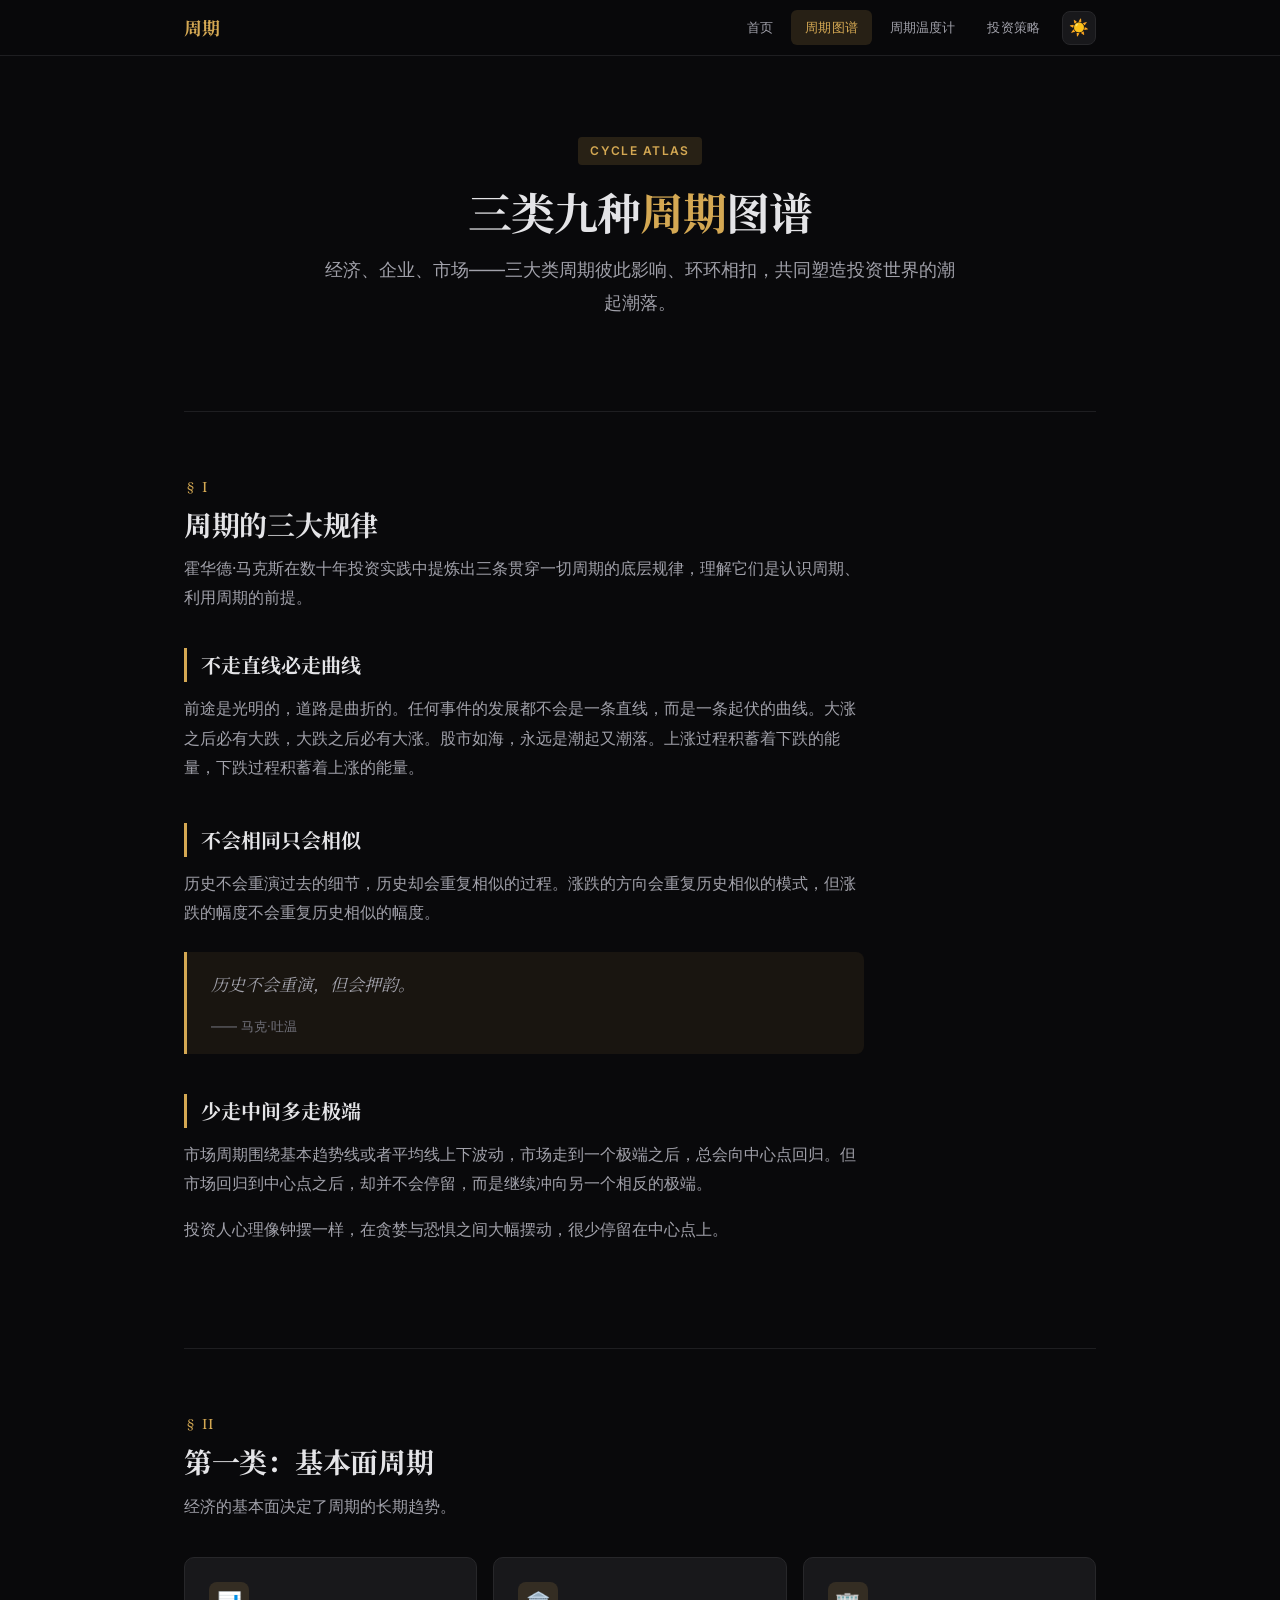
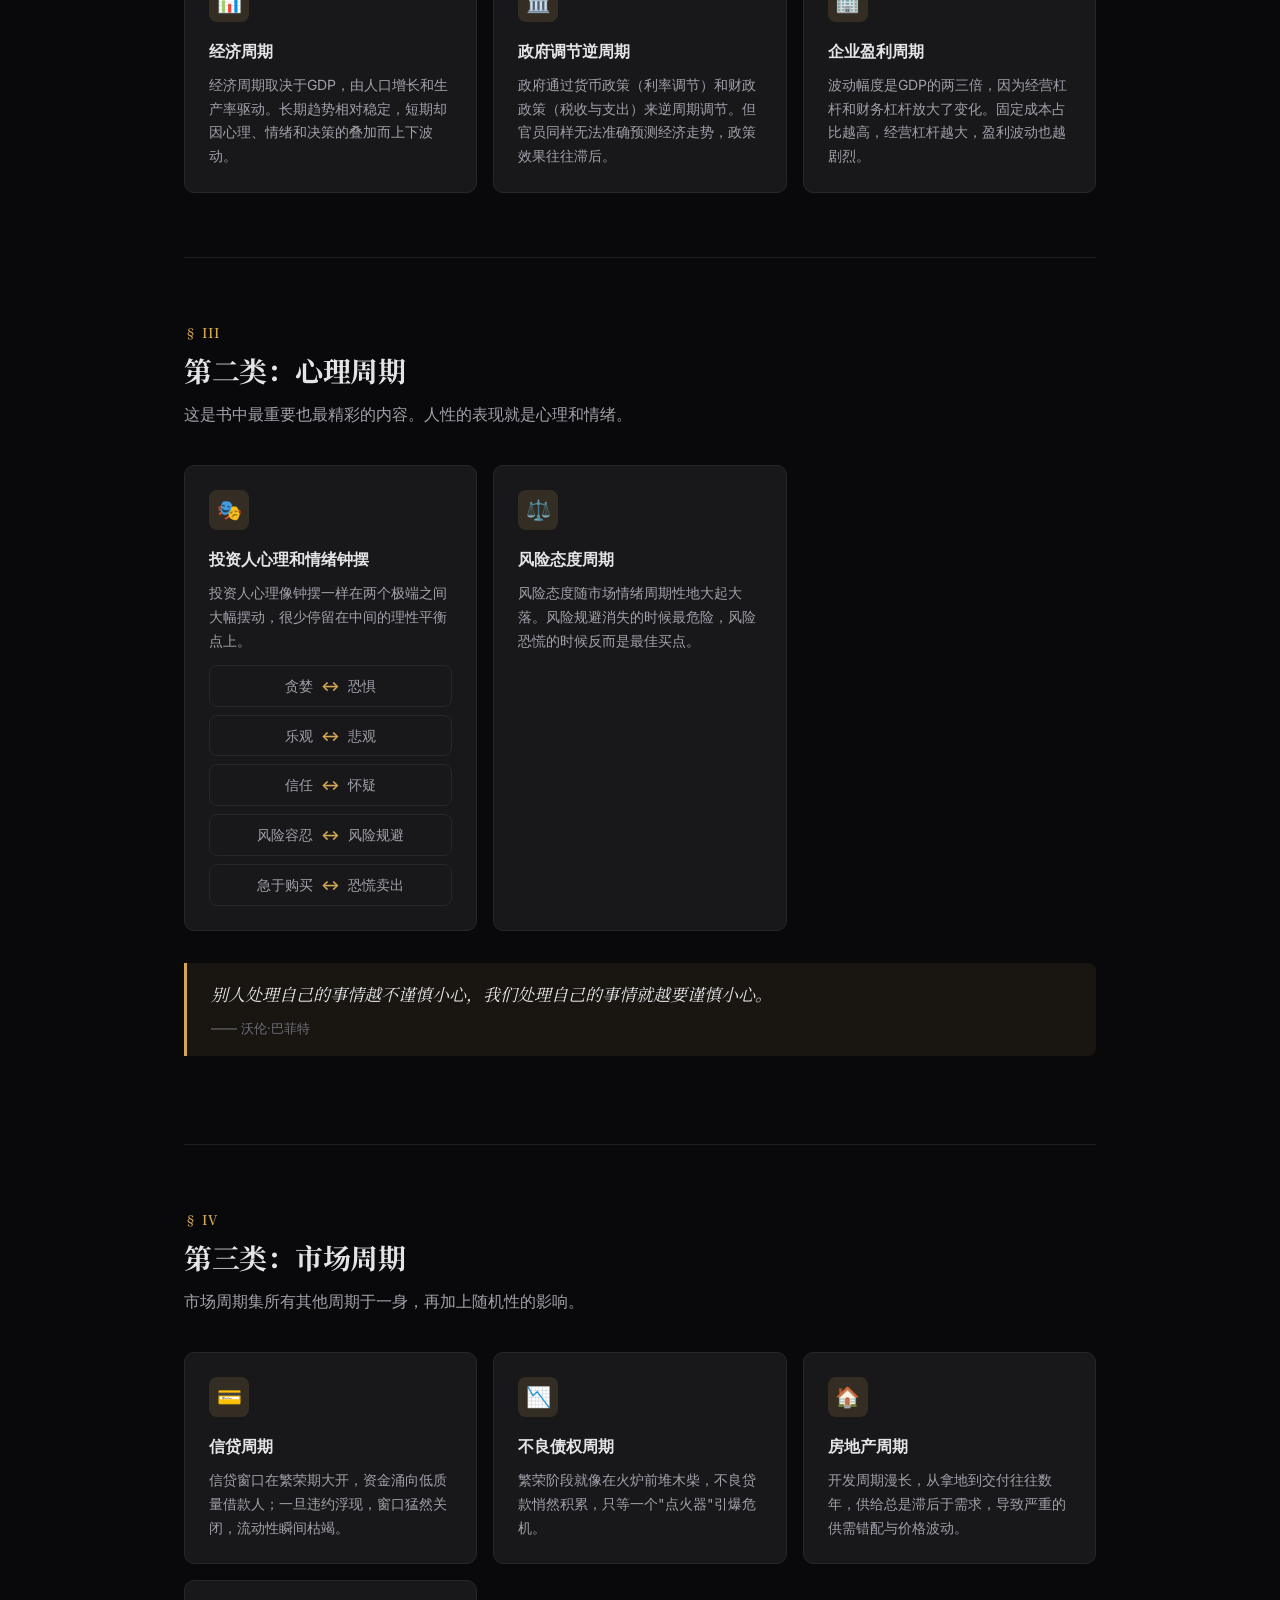
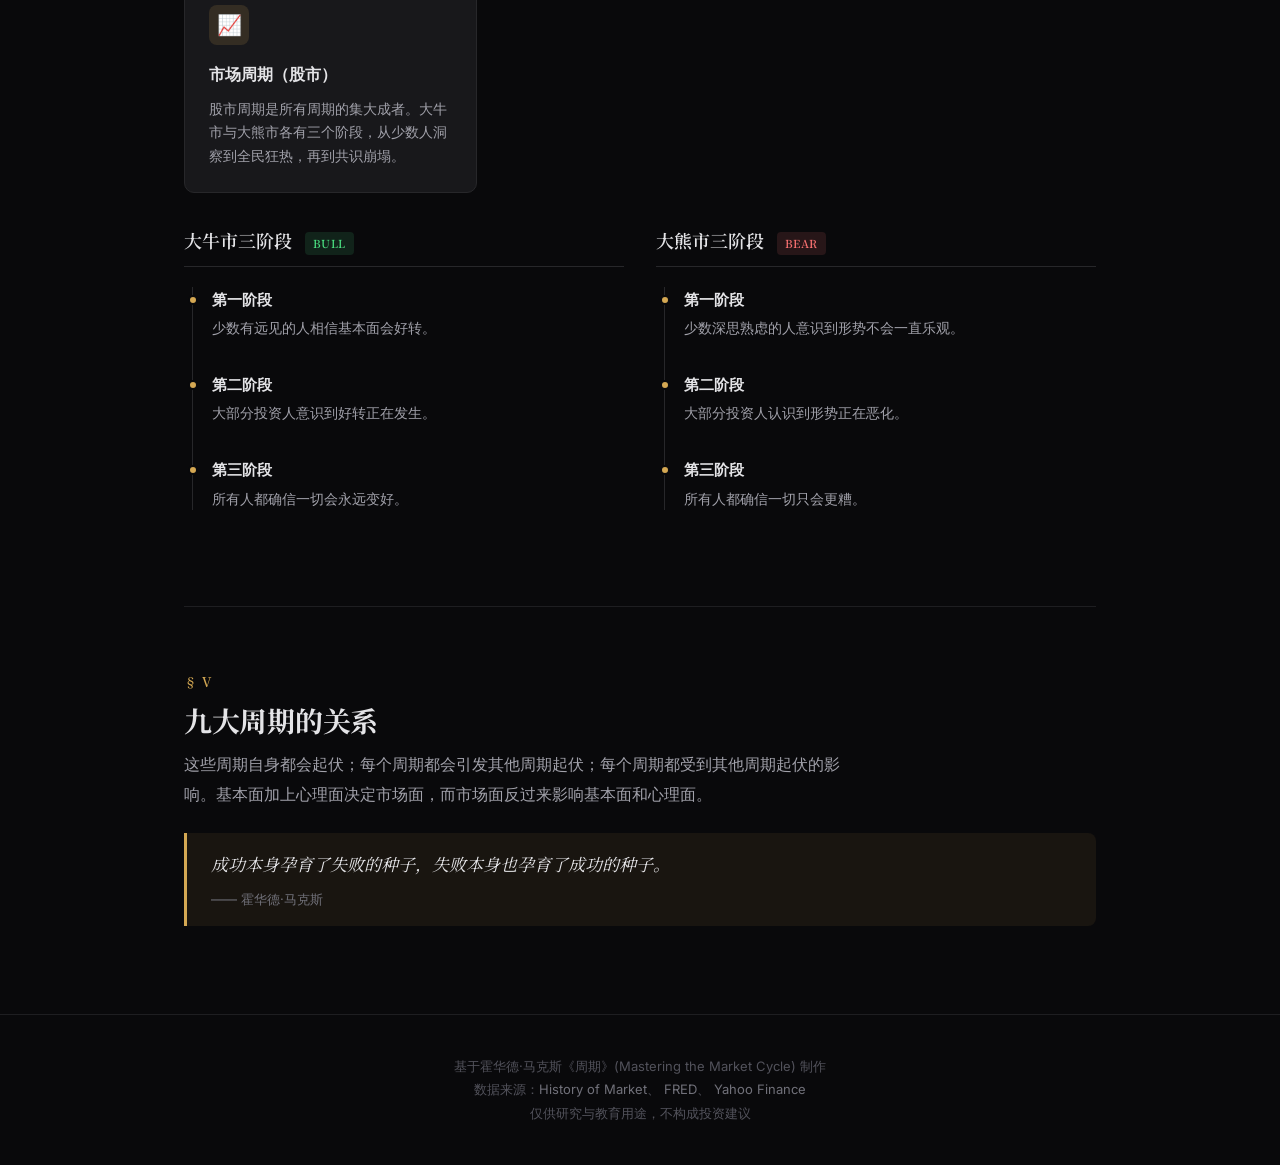
<file: cycles.html>
<!DOCTYPE html>
<html lang="zh-CN">
<head>
  <meta charset="UTF-8">
  <meta name="viewport" content="width=device-width, initial-scale=1.0">
  <title>周期图谱 — 周期</title>
  <link rel="stylesheet" href="css/style.css">
  <style>
    .rule-block {
      margin-bottom: 40px;
    }
    .rule-block h3 {
      font-family: var(--font-serif);
      font-size: 1.25rem;
      color: var(--text-primary);
      margin-bottom: 12px;
      padding-left: 14px;
      border-left: 3px solid var(--accent);
    }
    .pendulum-pairs {
      display: grid;
      grid-template-columns: repeat(auto-fill, minmax(180px, 1fr));
      gap: 8px;
      margin-top: 12px;
    }
    .pendulum-pair {
      display: flex;
      align-items: center;
      justify-content: center;
      gap: 8px;
      padding: 8px 12px;
      background: var(--bg-card);
      border: 1px solid var(--border);
      border-radius: 8px;
      font-size: 0.875rem;
      color: var(--text-secondary);
    }
    .pendulum-pair .arrow {
      color: var(--accent);
      font-weight: 700;
    }
    .dual-timeline {
      display: grid;
      grid-template-columns: 1fr 1fr;
      gap: 32px;
      margin-top: 32px;
    }
    .dual-timeline-col h3 {
      font-family: var(--font-serif);
      font-size: 1.125rem;
      font-weight: 600;
      margin-bottom: 20px;
      padding-bottom: 10px;
      border-bottom: 1px solid var(--border);
    }
    .dual-timeline-col h3 .badge {
      margin-left: 8px;
      vertical-align: middle;
    }
    @media (max-width: 768px) {
      .dual-timeline {
        grid-template-columns: 1fr;
        gap: 40px;
      }
    }
  </style>
</head>
<body>

<header class="site-header"></header>

<main class="page-wrapper">

  <section class="hero">
    <span class="hero-label">CYCLE ATLAS</span>
    <h1>三类九种<em>周期</em>图谱</h1>
    <p class="subtitle">经济、企业、市场——三大类周期彼此影响、环环相扣，共同塑造投资世界的潮起潮落。</p>
  </section>

  <!-- § I — 周期三大规律 -->
  <section class="section">
    <div class="section-number">§ I</div>
    <h2 class="section-title">周期的三大规律</h2>
    <p class="section-desc">霍华德·马克斯在数十年投资实践中提炼出三条贯穿一切周期的底层规律，理解它们是认识周期、利用周期的前提。</p>

    <div class="prose">
      <div class="rule-block">
        <h3>不走直线必走曲线</h3>
        <p>前途是光明的，道路是曲折的。任何事件的发展都不会是一条直线，而是一条起伏的曲线。大涨之后必有大跌，大跌之后必有大涨。股市如海，永远是潮起又潮落。上涨过程积蓄着下跌的能量，下跌过程积蓄着上涨的能量。</p>
      </div>

      <div class="rule-block">
        <h3>不会相同只会相似</h3>
        <p>历史不会重演过去的细节，历史却会重复相似的过程。涨跌的方向会重复历史相似的模式，但涨跌的幅度不会重复历史相似的幅度。</p>
        <div class="quote">
          <p>历史不会重演，但会押韵。</p>
          <cite>—— 马克·吐温</cite>
        </div>
      </div>

      <div class="rule-block">
        <h3>少走中间多走极端</h3>
        <p>市场周期围绕基本趋势线或者平均线上下波动，市场走到一个极端之后，总会向中心点回归。但市场回归到中心点之后，却并不会停留，而是继续冲向另一个相反的极端。</p>
        <p>投资人心理像钟摆一样，在贪婪与恐惧之间大幅摆动，很少停留在中心点上。</p>
      </div>
    </div>
  </section>

  <!-- § II — 基本面周期 -->
  <section class="section">
    <div class="section-number">§ II</div>
    <h2 class="section-title">第一类：基本面周期</h2>
    <p class="section-desc">经济的基本面决定了周期的长期趋势。</p>

    <div class="card-grid">
      <div class="card">
        <div class="card-icon">📊</div>
        <h3>经济周期</h3>
        <p>经济周期取决于GDP，由人口增长和生产率驱动。长期趋势相对稳定，短期却因心理、情绪和决策的叠加而上下波动。</p>
      </div>
      <div class="card">
        <div class="card-icon">🏛️</div>
        <h3>政府调节逆周期</h3>
        <p>政府通过货币政策（利率调节）和财政政策（税收与支出）来逆周期调节。但官员同样无法准确预测经济走势，政策效果往往滞后。</p>
      </div>
      <div class="card">
        <div class="card-icon">🏢</div>
        <h3>企业盈利周期</h3>
        <p>波动幅度是GDP的两三倍，因为经营杠杆和财务杠杆放大了变化。固定成本占比越高，经营杠杆越大，盈利波动也越剧烈。</p>
      </div>
    </div>
  </section>

  <!-- § III — 心理周期 -->
  <section class="section">
    <div class="section-number">§ III</div>
    <h2 class="section-title">第二类：心理周期</h2>
    <p class="section-desc">这是书中最重要也最精彩的内容。人性的表现就是心理和情绪。</p>

    <div class="card-grid">
      <div class="card">
        <div class="card-icon">🎭</div>
        <h3>投资人心理和情绪钟摆</h3>
        <p>投资人心理像钟摆一样在两个极端之间大幅摆动，很少停留在中间的理性平衡点上。</p>
        <div class="pendulum-pairs">
          <div class="pendulum-pair"><span>贪婪</span><span class="arrow">↔</span><span>恐惧</span></div>
          <div class="pendulum-pair"><span>乐观</span><span class="arrow">↔</span><span>悲观</span></div>
          <div class="pendulum-pair"><span>信任</span><span class="arrow">↔</span><span>怀疑</span></div>
          <div class="pendulum-pair"><span>风险容忍</span><span class="arrow">↔</span><span>风险规避</span></div>
          <div class="pendulum-pair"><span>急于购买</span><span class="arrow">↔</span><span>恐慌卖出</span></div>
        </div>
      </div>
      <div class="card">
        <div class="card-icon">⚖️</div>
        <h3>风险态度周期</h3>
        <p>风险态度随市场情绪周期性地大起大落。风险规避消失的时候最危险，风险恐慌的时候反而是最佳买点。</p>
      </div>
    </div>

    <div class="quote" style="margin-top: 32px;">
      <p>别人处理自己的事情越不谨慎小心，我们处理自己的事情就越要谨慎小心。</p>
      <cite>—— 沃伦·巴菲特</cite>
    </div>
  </section>

  <!-- § IV — 市场周期 -->
  <section class="section">
    <div class="section-number">§ IV</div>
    <h2 class="section-title">第三类：市场周期</h2>
    <p class="section-desc">市场周期集所有其他周期于一身，再加上随机性的影响。</p>

    <div class="card-grid">
      <div class="card">
        <div class="card-icon">💳</div>
        <h3>信贷周期</h3>
        <p>信贷窗口在繁荣期大开，资金涌向低质量借款人；一旦违约浮现，窗口猛然关闭，流动性瞬间枯竭。</p>
      </div>
      <div class="card">
        <div class="card-icon">📉</div>
        <h3>不良债权周期</h3>
        <p>繁荣阶段就像在火炉前堆木柴，不良贷款悄然积累，只等一个"点火器"引爆危机。</p>
      </div>
      <div class="card">
        <div class="card-icon">🏠</div>
        <h3>房地产周期</h3>
        <p>开发周期漫长，从拿地到交付往往数年，供给总是滞后于需求，导致严重的供需错配与价格波动。</p>
      </div>
      <div class="card">
        <div class="card-icon">📈</div>
        <h3>市场周期（股市）</h3>
        <p>股市周期是所有周期的集大成者。大牛市与大熊市各有三个阶段，从少数人洞察到全民狂热，再到共识崩塌。</p>
      </div>
    </div>

    <div class="dual-timeline">
      <div class="dual-timeline-col">
        <h3>大牛市三阶段 <span class="badge badge-green">Bull</span></h3>
        <div class="timeline">
          <div class="timeline-item">
            <h4>第一阶段</h4>
            <p>少数有远见的人相信基本面会好转。</p>
          </div>
          <div class="timeline-item">
            <h4>第二阶段</h4>
            <p>大部分投资人意识到好转正在发生。</p>
          </div>
          <div class="timeline-item">
            <h4>第三阶段</h4>
            <p>所有人都确信一切会永远变好。</p>
          </div>
        </div>
      </div>
      <div class="dual-timeline-col">
        <h3>大熊市三阶段 <span class="badge badge-red">Bear</span></h3>
        <div class="timeline">
          <div class="timeline-item">
            <h4>第一阶段</h4>
            <p>少数深思熟虑的人意识到形势不会一直乐观。</p>
          </div>
          <div class="timeline-item">
            <h4>第二阶段</h4>
            <p>大部分投资人认识到形势正在恶化。</p>
          </div>
          <div class="timeline-item">
            <h4>第三阶段</h4>
            <p>所有人都确信一切只会更糟。</p>
          </div>
        </div>
      </div>
    </div>
  </section>

  <!-- § V — 九大周期的关系 -->
  <section class="section">
    <div class="section-number">§ V</div>
    <h2 class="section-title">九大周期的关系</h2>

    <div class="prose">
      <p>这些周期自身都会起伏；每个周期都会引发其他周期起伏；每个周期都受到其他周期起伏的影响。基本面加上心理面决定市场面，而市场面反过来影响基本面和心理面。</p>
    </div>

    <div class="quote">
      <p>成功本身孕育了失败的种子，失败本身也孕育了成功的种子。</p>
      <cite>—— 霍华德·马克斯</cite>
    </div>
  </section>

</main>

<footer class="site-footer"></footer>

<script src="js/common.js"></script>
</body>
</html>
</file>
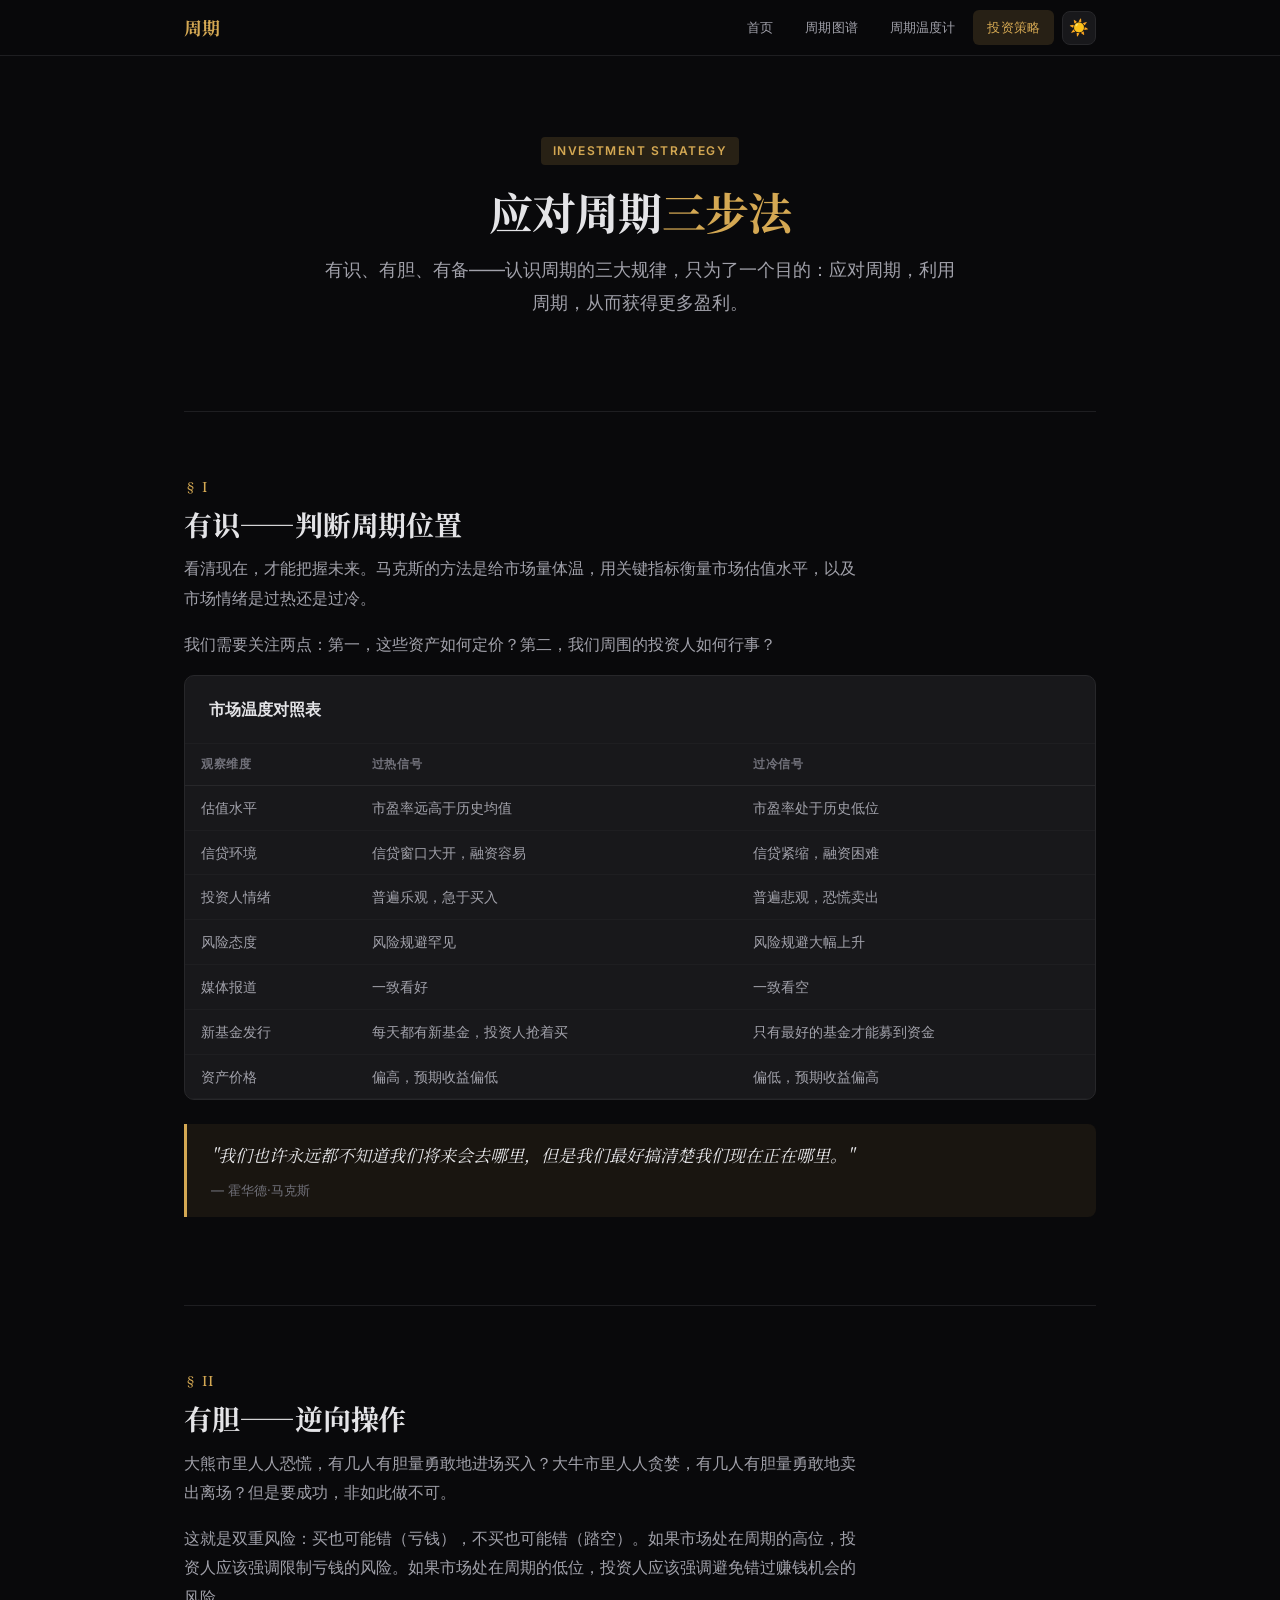
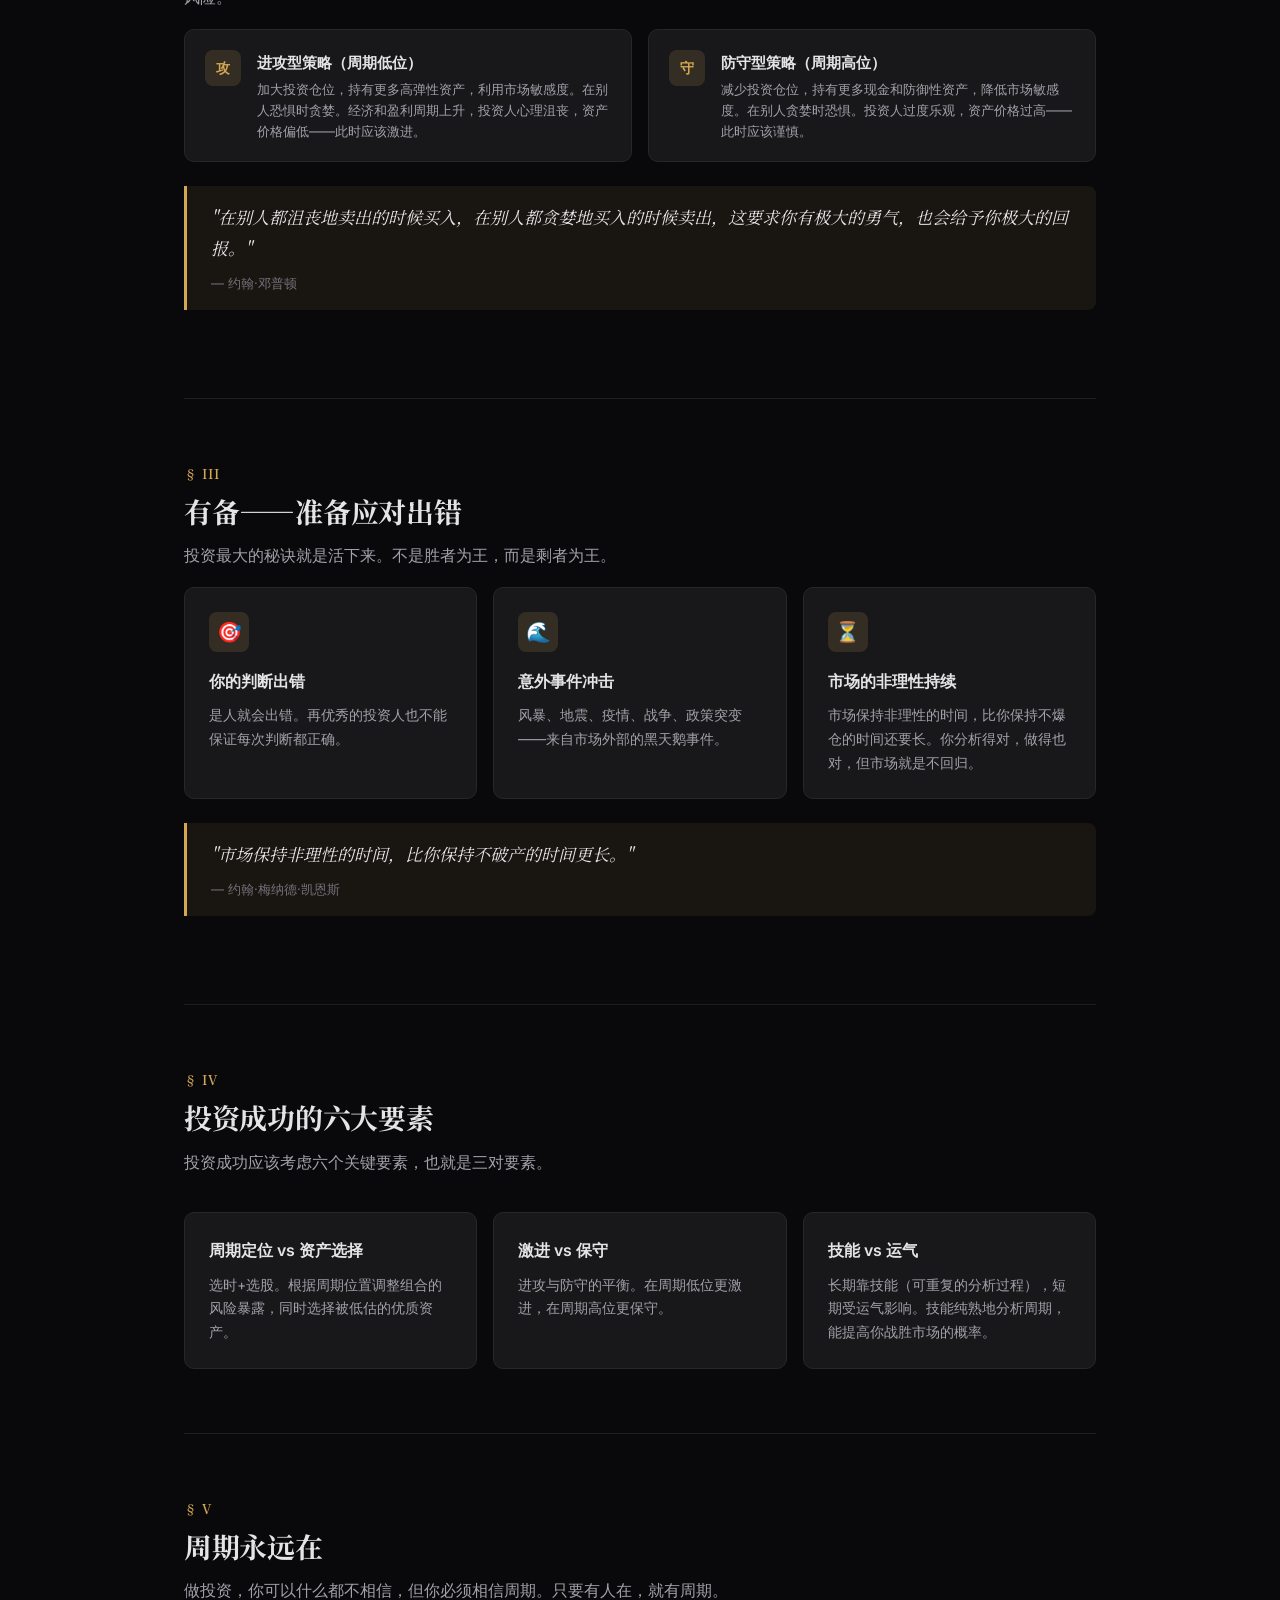
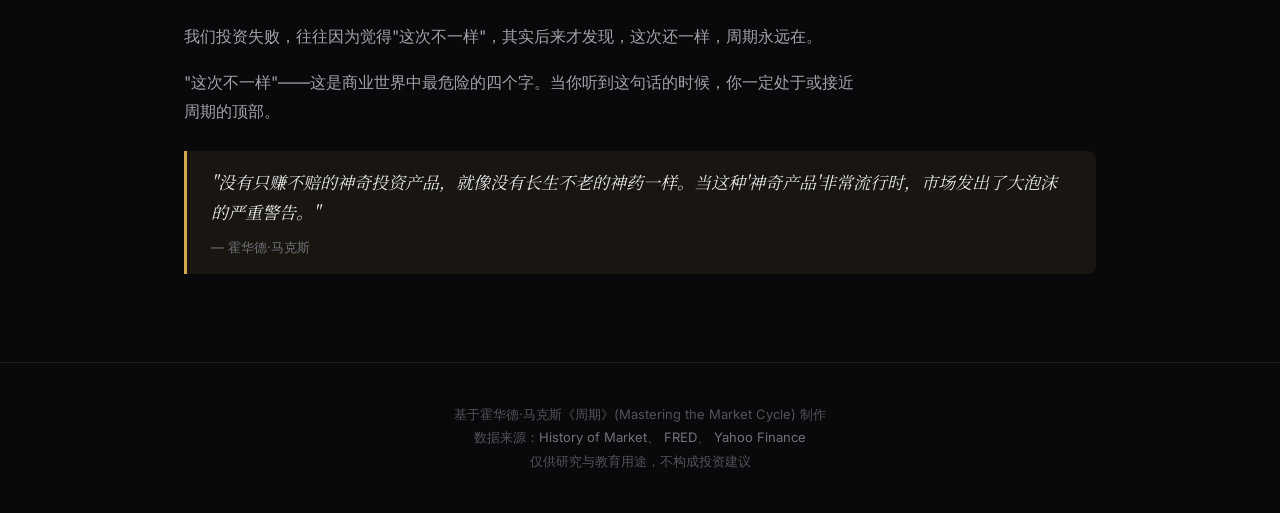
<file: strategy.html>
<!DOCTYPE html>
<html lang="zh-CN">
<head>
  <meta charset="UTF-8">
  <meta name="viewport" content="width=device-width, initial-scale=1.0">
  <title>投资策略 — 应对周期三步法</title>
  <link rel="stylesheet" href="css/style.css">
</head>
<body>

<header class="site-header"></header>

<main class="page-wrapper">

  <section class="hero">
    <div class="hero-label">INVESTMENT STRATEGY</div>
    <h1>应对周期<em>三步法</em></h1>
    <p class="subtitle">有识、有胆、有备——认识周期的三大规律，只为了一个目的：应对周期，利用周期，从而获得更多盈利。</p>
  </section>

  <section class="section">
    <div class="section-number">§ I</div>
    <h2 class="section-title">有识——判断周期位置</h2>

    <div class="prose">
      <p>看清现在，才能把握未来。马克斯的方法是给市场量体温，用关键指标衡量市场估值水平，以及市场情绪是过热还是过冷。</p>
      <p>我们需要关注两点：第一，这些资产如何定价？第二，我们周围的投资人如何行事？</p>
    </div>

    <div class="panel">
      <div class="panel-header">
        <div class="panel-title">市场温度对照表</div>
      </div>
      <div class="panel-body" style="padding:0;">
        <div style="overflow-x:auto;">
          <table class="data-table">
            <thead>
              <tr>
                <th>观察维度</th>
                <th>过热信号</th>
                <th>过冷信号</th>
              </tr>
            </thead>
            <tbody>
              <tr>
                <td>估值水平</td>
                <td class="val-down">市盈率远高于历史均值</td>
                <td class="val-up">市盈率处于历史低位</td>
              </tr>
              <tr>
                <td>信贷环境</td>
                <td class="val-down">信贷窗口大开，融资容易</td>
                <td class="val-up">信贷紧缩，融资困难</td>
              </tr>
              <tr>
                <td>投资人情绪</td>
                <td class="val-down">普遍乐观，急于买入</td>
                <td class="val-up">普遍悲观，恐慌卖出</td>
              </tr>
              <tr>
                <td>风险态度</td>
                <td class="val-down">风险规避罕见</td>
                <td class="val-up">风险规避大幅上升</td>
              </tr>
              <tr>
                <td>媒体报道</td>
                <td class="val-down">一致看好</td>
                <td class="val-up">一致看空</td>
              </tr>
              <tr>
                <td>新基金发行</td>
                <td class="val-down">每天都有新基金，投资人抢着买</td>
                <td class="val-up">只有最好的基金才能募到资金</td>
              </tr>
              <tr>
                <td>资产价格</td>
                <td class="val-down">偏高，预期收益偏低</td>
                <td class="val-up">偏低，预期收益偏高</td>
              </tr>
            </tbody>
          </table>
        </div>
      </div>
    </div>

    <div class="quote">
      <p>"我们也许永远都不知道我们将来会去哪里，但是我们最好搞清楚我们现在正在哪里。"</p>
      <cite>— 霍华德·马克斯</cite>
    </div>
  </section>

  <section class="section">
    <div class="section-number">§ II</div>
    <h2 class="section-title">有胆——逆向操作</h2>

    <div class="prose">
      <p>大熊市里人人恐慌，有几人有胆量勇敢地进场买入？大牛市里人人贪婪，有几人有胆量勇敢地卖出离场？但是要成功，非如此做不可。</p>
      <p>这就是双重风险：买也可能错（亏钱），不买也可能错（踏空）。如果市场处在周期的高位，投资人应该强调限制亏钱的风险。如果市场处在周期的低位，投资人应该强调避免错过赚钱机会的风险。</p>
    </div>

    <div class="feature-grid">
      <div class="feature-item">
        <div class="num">攻</div>
        <div>
          <h4>进攻型策略（周期低位）</h4>
          <p>加大投资仓位，持有更多高弹性资产，利用市场敏感度。在别人恐惧时贪婪。经济和盈利周期上升，投资人心理沮丧，资产价格偏低——此时应该激进。</p>
        </div>
      </div>
      <div class="feature-item">
        <div class="num">守</div>
        <div>
          <h4>防守型策略（周期高位）</h4>
          <p>减少投资仓位，持有更多现金和防御性资产，降低市场敏感度。在别人贪婪时恐惧。投资人过度乐观，资产价格过高——此时应该谨慎。</p>
        </div>
      </div>
    </div>

    <div class="quote">
      <p>"在别人都沮丧地卖出的时候买入，在别人都贪婪地买入的时候卖出，这要求你有极大的勇气，也会给予你极大的回报。"</p>
      <cite>— 约翰·邓普顿</cite>
    </div>
  </section>

  <section class="section">
    <div class="section-number">§ III</div>
    <h2 class="section-title">有备——准备应对出错</h2>

    <div class="prose">
      <p>投资最大的秘诀就是活下来。不是胜者为王，而是剩者为王。</p>
    </div>

    <div class="card-grid">
      <div class="card">
        <div class="card-icon">🎯</div>
        <h3>你的判断出错</h3>
        <p>是人就会出错。再优秀的投资人也不能保证每次判断都正确。</p>
      </div>
      <div class="card">
        <div class="card-icon">🌊</div>
        <h3>意外事件冲击</h3>
        <p>风暴、地震、疫情、战争、政策突变——来自市场外部的黑天鹅事件。</p>
      </div>
      <div class="card">
        <div class="card-icon">⏳</div>
        <h3>市场的非理性持续</h3>
        <p>市场保持非理性的时间，比你保持不爆仓的时间还要长。你分析得对，做得也对，但市场就是不回归。</p>
      </div>
    </div>

    <div class="quote">
      <p>"市场保持非理性的时间，比你保持不破产的时间更长。"</p>
      <cite>— 约翰·梅纳德·凯恩斯</cite>
    </div>
  </section>

  <section class="section">
    <div class="section-number">§ IV</div>
    <h2 class="section-title">投资成功的六大要素</h2>
    <p class="section-desc">投资成功应该考虑六个关键要素，也就是三对要素。</p>

    <div class="card-grid">
      <div class="card">
        <h3>周期定位 vs 资产选择</h3>
        <p>选时+选股。根据周期位置调整组合的风险暴露，同时选择被低估的优质资产。</p>
      </div>
      <div class="card">
        <h3>激进 vs 保守</h3>
        <p>进攻与防守的平衡。在周期低位更激进，在周期高位更保守。</p>
      </div>
      <div class="card">
        <h3>技能 vs 运气</h3>
        <p>长期靠技能（可重复的分析过程），短期受运气影响。技能纯熟地分析周期，能提高你战胜市场的概率。</p>
      </div>
    </div>
  </section>

  <section class="section">
    <div class="section-number">§ V</div>
    <h2 class="section-title">周期永远在</h2>

    <div class="prose">
      <p>做投资，你可以什么都不相信，但你必须相信周期。只要有人在，就有周期。</p>
      <p>我们投资失败，往往因为觉得"这次不一样"，其实后来才发现，这次还一样，周期永远在。</p>
      <p>"这次不一样"——这是商业世界中最危险的四个字。当你听到这句话的时候，你一定处于或接近周期的顶部。</p>
    </div>

    <div class="quote">
      <p>"没有只赚不赔的神奇投资产品，就像没有长生不老的神药一样。当这种'神奇产品'非常流行时，市场发出了大泡沫的严重警告。"</p>
      <cite>— 霍华德·马克斯</cite>
    </div>
  </section>

</main>

<footer class="site-footer"></footer>

<script src="js/common.js"></script>

</body>
</html>
</file>
<file: css/style.css>
@import url('https://fonts.googleapis.com/css2?family=Noto+Serif+SC:wght@400;600;700&family=Inter:wght@300;400;500;600;700&display=swap');

:root {
  --bg-primary: #09090b;
  --bg-secondary: #111113;
  --bg-card: #18181b;
  --bg-card-hover: #1e1e22;
  --bg-elevated: #232326;
  --border: #27272a;
  --border-subtle: #1e1e21;
  --text-primary: #e4e4e7;
  --text-secondary: #a1a1aa;
  --text-muted: #71717a;
  --text-dim: #52525b;
  --accent: #d4a853;
  --accent-dim: rgba(212, 168, 83, 0.15);
  --accent-glow: rgba(212, 168, 83, 0.08);
  --green: #4ade80;
  --green-dim: rgba(74, 222, 128, 0.12);
  --red: #f87171;
  --red-dim: rgba(248, 113, 113, 0.12);
  --blue: #60a5fa;
  --blue-dim: rgba(96, 165, 250, 0.12);
  --orange: #fb923c;
  --font-serif: 'Noto Serif SC', 'Georgia', serif;
  --font-sans: 'Inter', -apple-system, BlinkMacSystemFont, 'Segoe UI', sans-serif;
  --max-width: 960px;
  --header-height: 56px;
  --transition: 0.25s cubic-bezier(0.4, 0, 0.2, 1);
}

/* === Light Theme === */
[data-theme="light"] {
  --bg-primary: #fafafa;
  --bg-secondary: #f0f0f2;
  --bg-card: #ffffff;
  --bg-card-hover: #f5f5f7;
  --bg-elevated: #eeeef0;
  --border: #d4d4d8;
  --border-subtle: #e4e4e7;
  --text-primary: #18181b;
  --text-secondary: #3f3f46;
  --text-muted: #71717a;
  --text-dim: #a1a1aa;
  --accent: #b8860b;
  --accent-dim: rgba(184, 134, 11, 0.1);
  --accent-glow: rgba(184, 134, 11, 0.06);
  --green: #16a34a;
  --green-dim: rgba(22, 163, 74, 0.1);
  --red: #dc2626;
  --red-dim: rgba(220, 38, 38, 0.1);
  --blue: #2563eb;
  --blue-dim: rgba(37, 99, 235, 0.1);
  --orange: #ea580c;
}

[data-theme="light"] .site-header {
  background: rgba(250, 250, 250, 0.88);
}

[data-theme="light"] .gauge-needle {
  background: var(--text-primary);
  box-shadow: 0 0 8px rgba(0,0,0,0.2);
}

/* === Theme Toggle === */
.theme-toggle {
  display: flex;
  align-items: center;
  justify-content: center;
  width: 34px;
  height: 34px;
  background: var(--bg-card);
  border: 1px solid var(--border);
  border-radius: 8px;
  cursor: pointer;
  color: var(--text-secondary);
  font-size: 1rem;
  transition: color var(--transition), background var(--transition), border-color var(--transition);
  flex-shrink: 0;
  margin-left: 8px;
}

.theme-toggle:hover {
  color: var(--accent);
  border-color: var(--accent);
}

.nav-right {
  display: flex;
  align-items: center;
  gap: 0;
}

*, *::before, *::after {
  margin: 0;
  padding: 0;
  box-sizing: border-box;
}

html {
  font-size: 16px;
  scroll-behavior: smooth;
  -webkit-font-smoothing: antialiased;
  -moz-osx-font-smoothing: grayscale;
}

body {
  font-family: var(--font-sans);
  background: var(--bg-primary);
  color: var(--text-primary);
  line-height: 1.7;
  min-height: 100vh;
}

/* === Header / Navigation === */
.site-header {
  position: sticky;
  top: 0;
  z-index: 100;
  height: var(--header-height);
  background: rgba(9, 9, 11, 0.85);
  backdrop-filter: blur(12px);
  border-bottom: 1px solid var(--border-subtle);
  display: flex;
  align-items: center;
  justify-content: center;
}

.site-header nav {
  width: 100%;
  max-width: var(--max-width);
  padding: 0 24px;
  display: flex;
  align-items: center;
  justify-content: space-between;
}

.nav-brand {
  font-family: var(--font-serif);
  font-size: 1.125rem;
  font-weight: 700;
  color: var(--accent);
  text-decoration: none;
  letter-spacing: 0.02em;
}

.nav-links {
  display: flex;
  gap: 4px;
  list-style: none;
}

.nav-links a {
  display: block;
  padding: 6px 14px;
  font-size: 0.8125rem;
  font-weight: 500;
  color: var(--text-secondary);
  text-decoration: none;
  border-radius: 6px;
  transition: color var(--transition), background var(--transition);
  letter-spacing: 0.01em;
}

.nav-links a:hover {
  color: var(--text-primary);
  background: var(--bg-card);
}

.nav-links a.active {
  color: var(--accent);
  background: var(--accent-dim);
}

.nav-toggle {
  display: none;
  background: none;
  border: none;
  color: var(--text-secondary);
  cursor: pointer;
  padding: 8px;
}

/* === Main Content === */
.page-wrapper {
  max-width: var(--max-width);
  margin: 0 auto;
  padding: 0 24px;
}

/* === Hero Section === */
.hero {
  padding: 80px 0 60px;
  text-align: center;
  border-bottom: 1px solid var(--border-subtle);
}

.hero-label {
  display: inline-block;
  font-size: 0.75rem;
  font-weight: 600;
  letter-spacing: 0.12em;
  text-transform: uppercase;
  color: var(--accent);
  margin-bottom: 20px;
  padding: 4px 12px;
  background: var(--accent-dim);
  border-radius: 4px;
}

.hero h1 {
  font-family: var(--font-serif);
  font-size: 2.75rem;
  font-weight: 700;
  line-height: 1.2;
  letter-spacing: -0.02em;
  margin-bottom: 16px;
  color: var(--text-primary);
}

.hero h1 em {
  font-style: normal;
  color: var(--accent);
}

.hero .subtitle {
  font-size: 1.125rem;
  color: var(--text-secondary);
  max-width: 640px;
  margin: 0 auto 32px;
  line-height: 1.8;
}

/* === Section === */
.section {
  padding: 64px 0;
  border-bottom: 1px solid var(--border-subtle);
}

.section:last-child {
  border-bottom: none;
}

.section-number {
  font-family: var(--font-serif);
  font-size: 0.8125rem;
  font-weight: 600;
  color: var(--accent);
  letter-spacing: 0.08em;
  text-transform: uppercase;
  margin-bottom: 8px;
}

.section-title {
  font-family: var(--font-serif);
  font-size: 1.75rem;
  font-weight: 700;
  line-height: 1.3;
  margin-bottom: 12px;
  letter-spacing: -0.01em;
}

.section-desc {
  color: var(--text-secondary);
  font-size: 1rem;
  max-width: 680px;
  margin-bottom: 36px;
  line-height: 1.8;
}

/* === Cards === */
.card-grid {
  display: grid;
  grid-template-columns: repeat(auto-fill, minmax(280px, 1fr));
  gap: 16px;
}

.card {
  background: var(--bg-card);
  border: 1px solid var(--border);
  border-radius: 10px;
  padding: 24px;
  transition: border-color var(--transition), background var(--transition);
}

.card:hover {
  border-color: var(--accent);
  background: var(--bg-card-hover);
}

.card-icon {
  width: 40px;
  height: 40px;
  display: flex;
  align-items: center;
  justify-content: center;
  border-radius: 8px;
  font-size: 1.25rem;
  margin-bottom: 16px;
  background: var(--accent-dim);
  color: var(--accent);
}

.card h3 {
  font-size: 1rem;
  font-weight: 600;
  margin-bottom: 8px;
}

.card p {
  font-size: 0.875rem;
  color: var(--text-secondary);
  line-height: 1.7;
}

/* === Data Panels === */
.panel {
  background: var(--bg-card);
  border: 1px solid var(--border);
  border-radius: 10px;
  margin-bottom: 24px;
  overflow: hidden;
}

.panel-header {
  padding: 20px 24px 16px;
  border-bottom: 1px solid var(--border-subtle);
}

.panel-title {
  font-size: 1rem;
  font-weight: 600;
  margin-bottom: 4px;
}

.panel-subtitle {
  font-size: 0.8125rem;
  color: var(--text-muted);
}

.panel-body {
  padding: 20px 24px 24px;
}

.chart-container {
  width: 100%;
  height: 360px;
  position: relative;
}

.chart-loading {
  display: flex;
  align-items: center;
  justify-content: center;
  height: 100%;
  color: var(--text-muted);
  font-size: 0.875rem;
}

.chart-loading::after {
  content: '';
  width: 20px;
  height: 20px;
  border: 2px solid var(--border);
  border-top-color: var(--accent);
  border-radius: 50%;
  animation: spin 0.8s linear infinite;
  margin-left: 8px;
}

@keyframes spin {
  to { transform: rotate(360deg); }
}

/* === Quote Block === */
.quote {
  border-left: 3px solid var(--accent);
  padding: 16px 24px;
  margin: 24px 0;
  background: var(--accent-glow);
  border-radius: 0 8px 8px 0;
}

.quote p {
  font-family: var(--font-serif);
  font-size: 1.0625rem;
  line-height: 1.8;
  color: var(--text-primary);
  font-style: italic;
}

.quote cite {
  display: block;
  margin-top: 8px;
  font-size: 0.8125rem;
  color: var(--text-muted);
  font-style: normal;
}

/* === Table === */
.data-table {
  width: 100%;
  border-collapse: collapse;
  font-size: 0.875rem;
}

.data-table th {
  text-align: left;
  font-weight: 600;
  font-size: 0.75rem;
  color: var(--text-muted);
  text-transform: uppercase;
  letter-spacing: 0.06em;
  padding: 10px 16px;
  border-bottom: 1px solid var(--border);
  position: sticky;
  top: 0;
  background: var(--bg-card);
}

.data-table td {
  padding: 10px 16px;
  border-bottom: 1px solid var(--border-subtle);
  color: var(--text-secondary);
}

.data-table tr:hover td {
  background: var(--bg-elevated);
}

.val-up { color: var(--green); }
.val-down { color: var(--red); }
.val-neutral { color: var(--text-muted); }

/* === Metric Cards === */
.metric-row {
  display: grid;
  grid-template-columns: repeat(auto-fill, minmax(200px, 1fr));
  gap: 12px;
  margin-bottom: 24px;
}

.metric {
  background: var(--bg-card);
  border: 1px solid var(--border);
  border-radius: 8px;
  padding: 16px 20px;
}

.metric-label {
  font-size: 0.75rem;
  color: var(--text-muted);
  text-transform: uppercase;
  letter-spacing: 0.05em;
  margin-bottom: 6px;
}

.metric-value {
  font-size: 1.5rem;
  font-weight: 700;
  font-variant-numeric: tabular-nums;
}

.metric-change {
  font-size: 0.8125rem;
  margin-top: 4px;
}

/* === Thermometer Gauge === */
.gauge-container {
  display: flex;
  flex-direction: column;
  align-items: center;
  padding: 32px 0;
}

.gauge-bar {
  width: 100%;
  max-width: 600px;
  height: 32px;
  border-radius: 16px;
  background: linear-gradient(to right,
    #3b82f6 0%,
    #22c55e 25%,
    #eab308 50%,
    #f97316 75%,
    #ef4444 100%
  );
  position: relative;
  margin-bottom: 12px;
}

.gauge-needle {
  position: absolute;
  top: -8px;
  width: 4px;
  height: 48px;
  background: var(--text-primary);
  border-radius: 2px;
  transition: left 0.8s cubic-bezier(0.34, 1.56, 0.64, 1);
  box-shadow: 0 0 8px rgba(255,255,255,0.3);
}

.gauge-labels {
  display: flex;
  justify-content: space-between;
  width: 100%;
  max-width: 600px;
  font-size: 0.75rem;
  color: var(--text-muted);
}

.gauge-score {
  font-size: 3rem;
  font-weight: 700;
  margin-bottom: 8px;
  font-variant-numeric: tabular-nums;
}

.gauge-verdict {
  font-size: 1.125rem;
  font-weight: 600;
  margin-bottom: 24px;
}

/* === Checklist === */
.checklist {
  display: grid;
  grid-template-columns: 1fr 1fr;
  gap: 0;
  border: 1px solid var(--border);
  border-radius: 10px;
  overflow: hidden;
}

.checklist-header {
  display: contents;
}

.checklist-header span {
  padding: 12px 16px;
  font-size: 0.75rem;
  font-weight: 600;
  text-transform: uppercase;
  letter-spacing: 0.06em;
  color: var(--text-muted);
  background: var(--bg-elevated);
  border-bottom: 1px solid var(--border);
}

.checklist-row {
  display: contents;
  cursor: pointer;
}

.checklist-row span {
  padding: 12px 16px;
  font-size: 0.875rem;
  border-bottom: 1px solid var(--border-subtle);
  transition: background var(--transition);
}

.checklist-row:hover span {
  background: var(--bg-card-hover);
}

.checklist-row span.selected {
  background: var(--accent-dim);
  color: var(--accent);
  font-weight: 500;
}

/* === Timeline === */
.timeline {
  position: relative;
  padding-left: 28px;
}

.timeline::before {
  content: '';
  position: absolute;
  left: 8px;
  top: 0;
  bottom: 0;
  width: 1px;
  background: var(--border);
}

.timeline-item {
  position: relative;
  margin-bottom: 32px;
}

.timeline-item::before {
  content: '';
  position: absolute;
  left: -24px;
  top: 8px;
  width: 10px;
  height: 10px;
  border-radius: 50%;
  background: var(--accent);
  border: 2px solid var(--bg-primary);
}

.timeline-item h4 {
  font-size: 0.9375rem;
  font-weight: 600;
  margin-bottom: 4px;
}

.timeline-item p {
  font-size: 0.875rem;
  color: var(--text-secondary);
  line-height: 1.7;
}

/* === Prose === */
.prose {
  max-width: 680px;
}

.prose p {
  margin-bottom: 16px;
  color: var(--text-secondary);
  line-height: 1.85;
}

.prose strong {
  color: var(--text-primary);
  font-weight: 600;
}

.prose h3 {
  font-family: var(--font-serif);
  font-size: 1.25rem;
  margin: 32px 0 12px;
  color: var(--text-primary);
}

/* === Tags / Badges === */
.badge {
  display: inline-block;
  font-size: 0.6875rem;
  font-weight: 600;
  padding: 2px 8px;
  border-radius: 4px;
  text-transform: uppercase;
  letter-spacing: 0.04em;
}

.badge-green { background: var(--green-dim); color: var(--green); }
.badge-red { background: var(--red-dim); color: var(--red); }
.badge-blue { background: var(--blue-dim); color: var(--blue); }
.badge-accent { background: var(--accent-dim); color: var(--accent); }

/* === Tabs === */
.tab-group {
  display: flex;
  gap: 2px;
  padding: 4px;
  background: var(--bg-secondary);
  border-radius: 8px;
  margin-bottom: 24px;
  border: 1px solid var(--border);
  width: fit-content;
}

.tab-btn {
  padding: 8px 16px;
  font-size: 0.8125rem;
  font-weight: 500;
  color: var(--text-muted);
  background: transparent;
  border: none;
  border-radius: 6px;
  cursor: pointer;
  transition: color var(--transition), background var(--transition);
}

.tab-btn:hover { color: var(--text-secondary); }
.tab-btn.active {
  color: var(--text-primary);
  background: var(--bg-card);
  box-shadow: 0 1px 3px rgba(0,0,0,0.3);
}

/* === Footer === */
.site-footer {
  border-top: 1px solid var(--border-subtle);
  padding: 40px 24px;
  text-align: center;
}

.site-footer p {
  font-size: 0.8125rem;
  color: var(--text-dim);
  max-width: var(--max-width);
  margin: 0 auto;
  line-height: 1.8;
}

.site-footer a {
  color: var(--text-muted);
  text-decoration: none;
}

.site-footer a:hover { color: var(--accent); }

/* === Pendulum Animation === */
.pendulum-wrap {
  width: 200px;
  height: 160px;
  margin: 0 auto 24px;
  position: relative;
}

.pendulum-arm {
  position: absolute;
  top: 0;
  left: 50%;
  width: 2px;
  height: 120px;
  background: var(--text-muted);
  transform-origin: top center;
  animation: pendulum-swing 3s ease-in-out infinite;
}

.pendulum-bob {
  position: absolute;
  bottom: -14px;
  left: -13px;
  width: 28px;
  height: 28px;
  background: var(--accent);
  border-radius: 50%;
  box-shadow: 0 0 20px rgba(212, 168, 83, 0.4);
}

.pendulum-pivot {
  position: absolute;
  top: -4px;
  left: 50%;
  transform: translateX(-50%);
  width: 10px;
  height: 10px;
  background: var(--text-muted);
  border-radius: 50%;
}

.pendulum-labels {
  position: absolute;
  bottom: 0;
  left: 0;
  right: 0;
  display: flex;
  justify-content: space-between;
  font-size: 0.75rem;
  color: var(--text-muted);
}

@keyframes pendulum-swing {
  0%, 100% { transform: rotate(35deg); }
  50% { transform: rotate(-35deg); }
}

/* === Feature Grid === */
.feature-grid {
  display: grid;
  grid-template-columns: repeat(2, 1fr);
  gap: 16px;
}

.feature-item {
  display: flex;
  gap: 16px;
  padding: 20px;
  background: var(--bg-card);
  border: 1px solid var(--border);
  border-radius: 10px;
}

.feature-item .num {
  flex-shrink: 0;
  width: 36px;
  height: 36px;
  display: flex;
  align-items: center;
  justify-content: center;
  background: var(--accent-dim);
  color: var(--accent);
  border-radius: 8px;
  font-weight: 700;
  font-size: 0.875rem;
}

.feature-item h4 {
  font-size: 0.9375rem;
  font-weight: 600;
  margin-bottom: 4px;
}

.feature-item p {
  font-size: 0.8125rem;
  color: var(--text-secondary);
  line-height: 1.6;
}

/* === Responsive === */
@media (max-width: 768px) {
  .hero h1 { font-size: 1.875rem; }
  .section-title { font-size: 1.375rem; }
  .card-grid { grid-template-columns: 1fr; }
  .feature-grid { grid-template-columns: 1fr; }
  .metric-row { grid-template-columns: repeat(2, 1fr); }
  .checklist { grid-template-columns: 1fr 1fr; }
  .chart-container { height: 280px; }

  .nav-links { display: none; }
  .nav-links.open {
    display: flex;
    flex-direction: column;
    position: absolute;
    top: var(--header-height);
    left: 0;
    right: 0;
    background: var(--bg-primary);
    border-bottom: 1px solid var(--border);
    padding: 8px;
  }
  .nav-toggle { display: block; }
  .nav-right { gap: 0; }
}

@media (max-width: 480px) {
  .hero h1 { font-size: 1.5rem; }
  .hero { padding: 48px 0 40px; }
  .section { padding: 40px 0; }
  .metric-row { grid-template-columns: 1fr; }
}
</file>
